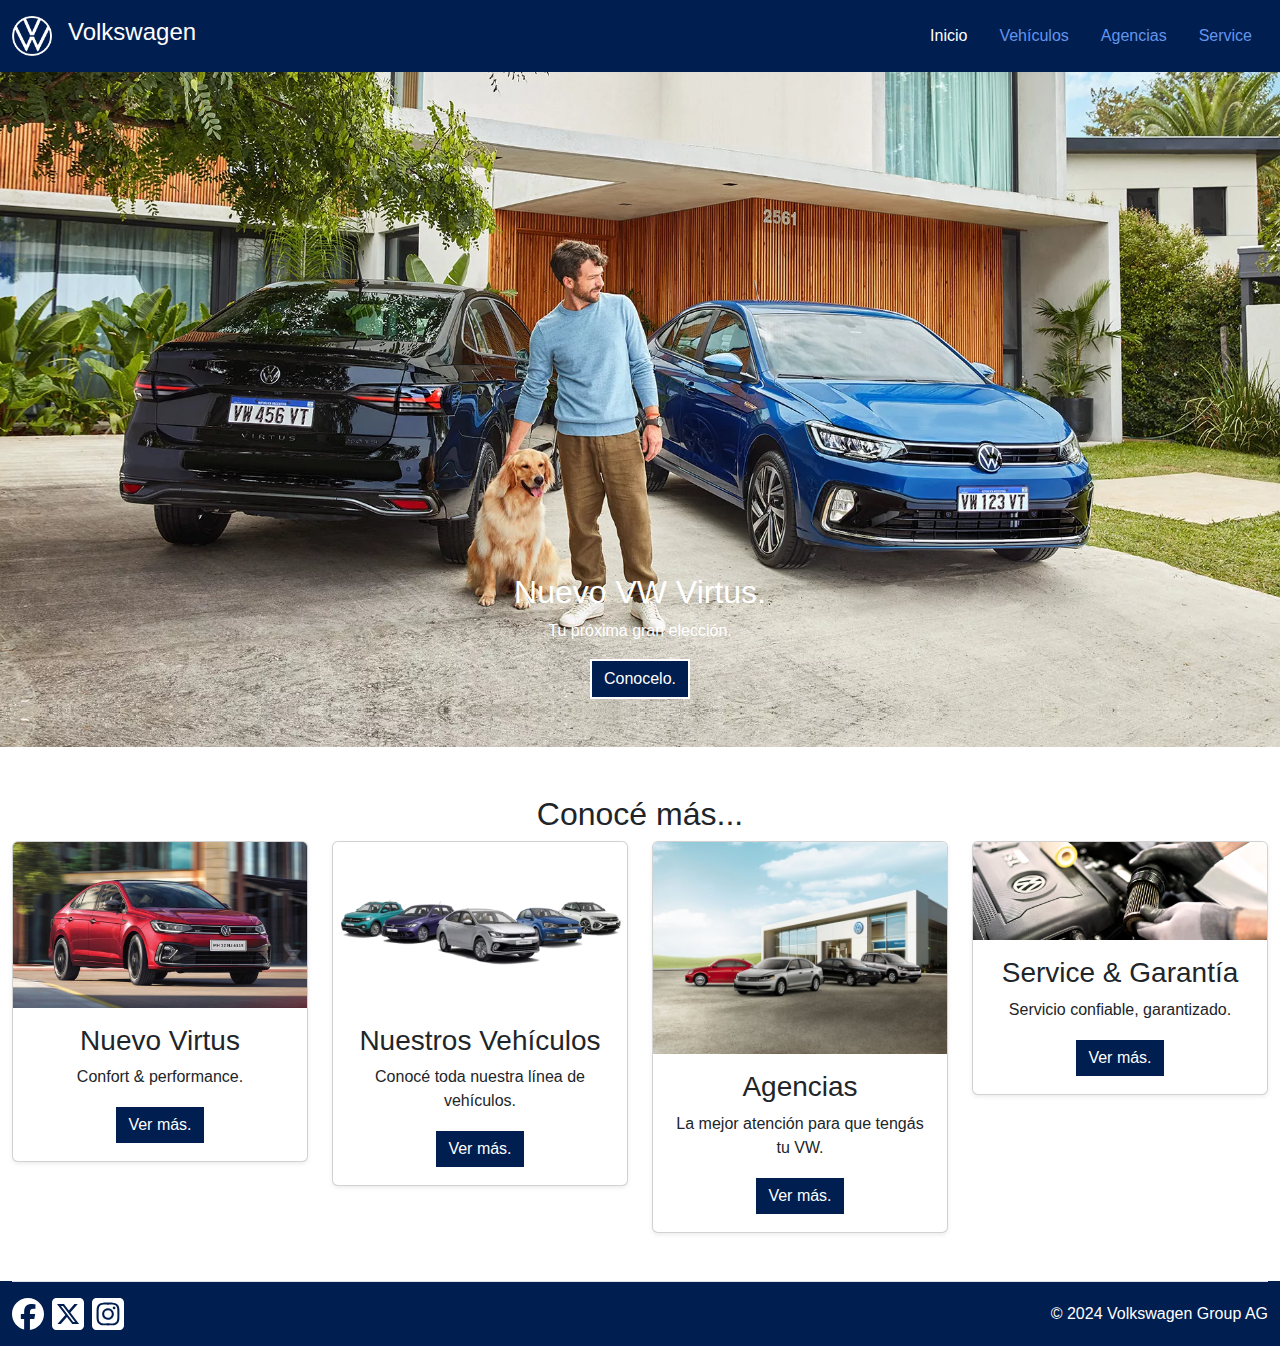
<file: index.html>
<!DOCTYPE html>
<html lang="en">

<head>
    <meta charset="UTF-8">
    <meta name="viewport" content="width=device-width, initial-scale=1.0">
    <meta name="description"
        content="Bienvenido a Volkswagen. Descubre nuestra gama completa de vehículos, servicios, y concesionarios. Vive la experiencia VW con innovación y tecnología." />
    <meta name="keywords"
        content="Volkswagen, coches, autos, vehículos, innovación, tecnología, concesionarios, servicios VW" />
    <link rel="icon" href="./assets/img/favicon.ico" type="image/x-icon" />
    <title>Inicio - Volkswagen. Das Auto.</title>
    <link rel="stylesheet" href="css/bootstrap.css">
    <link rel="stylesheet" href="css/styles.css">

</head>

<body>
    <header class="container-fluid d-flex flex-wrap justify-content-center py-3  headerMain m-0">
        <a href="./index.html" class="d-flex align-items-center mb-3 mb-md-0 me-md-auto blanco nd">
            <img  src="./assets/img/VW-LOGO.png" class="bi me-2 imgLogo">
            <h1 class="ms-2 fs-4">Volkswagen</h1>
        </a>
        <nav>
            <ul class="nav nav-pills">
                <li class="nav-item"><a href="./index.html" class="nav-link active btnNav blanco">Inicio</a></li>
                <li class="nav-item"><a href="./pages/vehicles.html" class="nav-link celeste">Vehículos</a></li>
                <li class="nav-item"><a href="./pages/dealers.html" class="nav-link celeste">Agencias</a></li>
                <li class="nav-item"><a href="./pages/service.html" class="nav-link celeste">Service</a></li>
            </ul>
        </nav>
    </header>

    <main class="container-fluid m-0">
        <div class="row p-0 portadaMain">
            <div class="col d-flex flex-column justify-content-end">
                <div class="mb-5">
                    <h2 class="blanco alinea">Nuevo VW Virtus.</h1>
                     <p class="blanco">Tu próxima gran elección.</p>
                    <a href="pages/virtus.html" class="btn btn-primary btnVw">Conocelo.</a>
                </div>
            </div>
        </div>
        <div class="row">
            <div class="col">
                <h2 class="text-center mb-2 mt-5">Conocé más...</h2>
            </div>
        </div>
        <div class="row">
            <div class="col-xl-3">
                <div class="card shadow-sm">
                    <img src="assets/img/2022-vw-virtus.jpg" class="bd-placeholder-img card-img-top w-100"
                        alt="Vehículo VW rojo andando en la calle">
                    <div class="card-body text-center">
                        <h3>Nuevo Virtus</h3>
                        <p class="card-text">Confort & performance.</p>
                        <a href="pages/virtus.html" class="btn btn-primary btnVw">Ver más.</a>
                    </div>
                </div>
            </div>
            <div class="col-xl-3">
                <div class="card shadow-sm">
                    <img src="assets/img/vw-cars.jpg" class="bd-placeholder-img card-img-top w-100" alt="Vehículo VW rojo andando en la calle">
                    <div class="card-body text-center">
                        <h3>Nuestros Vehículos</h3>
                        <p class="card-text">Conocé toda nuestra línea de vehículos.</p>
                        <a href="pages/vehicles.html" class="btn btn-primary btnVw">Ver más.</a>
                    </div>
                </div>
            </div>
            <div class="col-xl-3">
                <div class="card shadow-sm">
                    <img src="assets/img/vw-agencia.jpg" class="bd-placeholder-img card-img-top w-100" 
                        alt="Agencia Volkswagen - Concesionario oficial con vehiculos">
                    <div class="card-body text-center">
                        <h3>Agencias</h3>
                        <p class="card-text">La mejor atención para que tengás tu VW.</p>
                        <a href="pages/dealers.html" class="btn btn-primary btnVw">Ver más.</a>
                    </div>
                </div>
            </div>
            <div class="col-xl-3">
                <div class="card shadow-sm">
                    <img src="assets/img/vw-service.jpg" class="bd-placeholder-img card-img-top w-100"
                        alt="Ténico reparando un filtro de aceite Volkswagen">
                    <div class="card-body text-center">
                        <h3>Service & Garantía</h3>
                        <p class="card-text">Servicio confiable, garantizado.</p>
                        <a href="./pages/service.html" class="btn btn-primary btnVw">Ver más.</a>
                    </div>
                </div>
            </div>
        </div>
    </main>
    <footer class="container-fluid headerMain mt-5">
        <div class="d-flex flex-wrap justify-content-between align-items-center py-3  border-top">
            <ul class="nav col-md-4 justify-content-start list-unstyled d-flex">
                <li class="d-flex">
                    <a href="https://facebook.com/volkswagen" target="_blank">
                        <img src="assets/img/sns/fb.svg" class="me-2 imgSns">
                    </a>
                </li>
                <li>
                    <a href="https://x.com/volkswagen" target="_blank">
                        <img src="assets/img/sns/x.svg" class="me-2 imgSns">
                    </a>
                </li>
                <li>
                    <a href="https://instagram.com/volkswagen" target="_blank">
                        <img src="assets/img/sns/ig.svg" class="me-2 imgSns">
                    </a>
                </li>
            </ul>
            <div class="col-md-4  align-items-end">
                <p class="mb-3 mb-md-0 blanco text-end">© 2024 Volkswagen Group AG</p>
            </div>
        </div>
    </footer>
    <script src="js/bootstrap.bundle.min.js"></script>
</body>

</html>
</file>
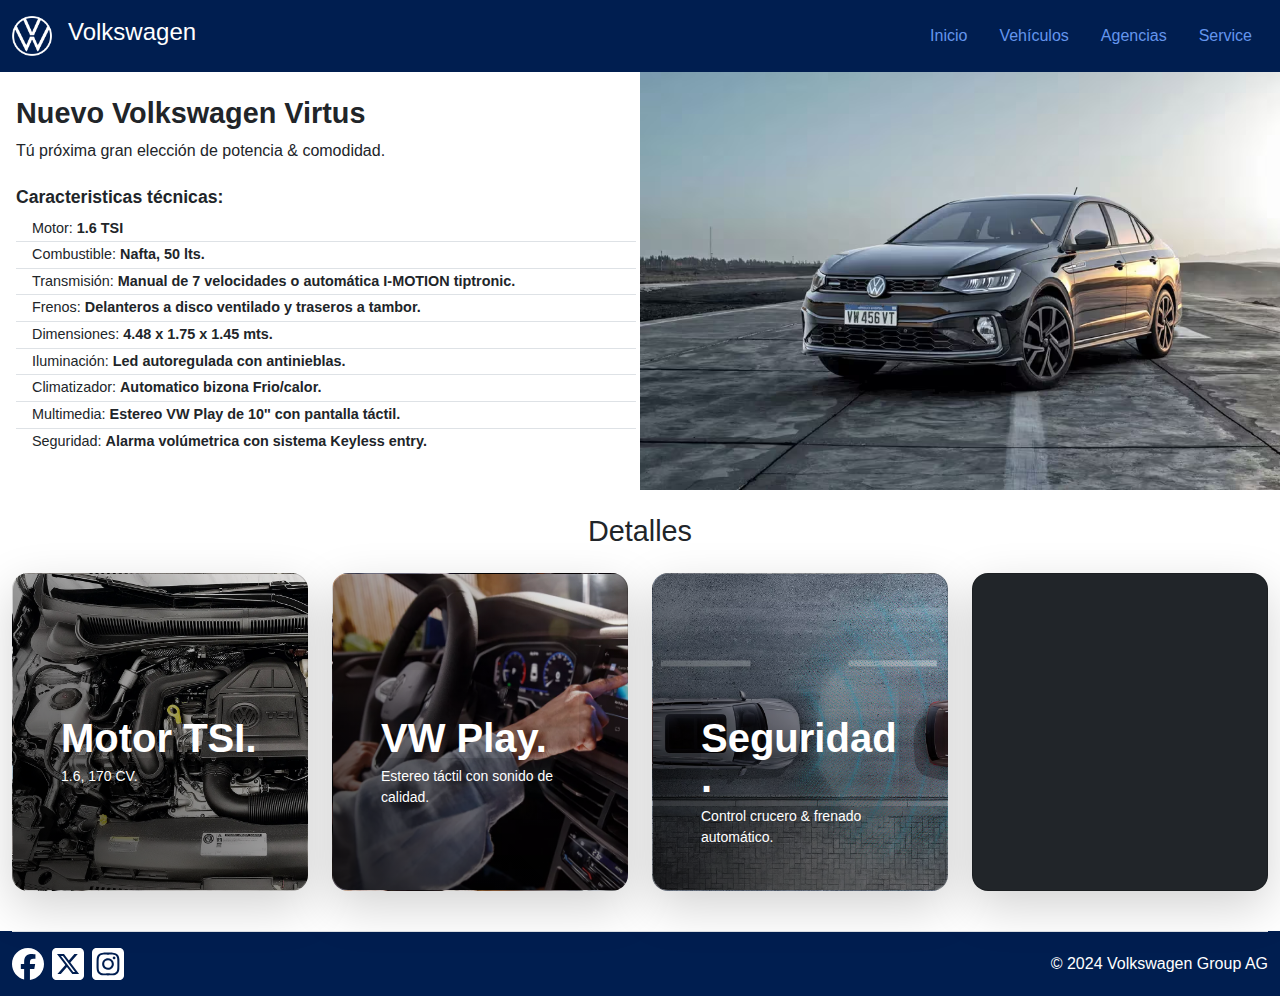
<file: pages/virtus.html>
<!DOCTYPE html>
<html lang="en">

<head>
    <meta charset="UTF-8">
    <meta name="viewport" content="width=device-width, initial-scale=1.0">
    <meta name="description"
        content="Descubre el Volkswagen Virtus. Conoce todas las características, tecnología avanzada y diseño innovador de este sedán elegante." />
    <meta name="keywords"
        content="Volkswagen, VW Virtus, Virtus, sedán, autos VW, características Virtus, tecnología Virtus, diseño Virtus" />
    <link rel="icon" href="../assets/img/favicon.ico" type="image/x-icon" />
    <title>Nuevo Virtus - Volkswagen. Das Auto.</title>
    <link rel="stylesheet" href="../css/bootstrap.css">
    <link rel="stylesheet" href="../css/styles.css">
</head>

<body>
    <header class="container-fluid d-flex flex-wrap justify-content-center py-3  headerMain m-0">
        <a href="../index.html" class="d-flex align-items-center mb-3 mb-md-0 me-md-auto blanco nd">
            <img  src="../assets/img/VW-LOGO.png" class="bi me-2 imgLogo">
            <h1 class="ms-2 fs-4">Volkswagen</h1>
        </a>
        <nav>
            <ul class="nav nav-pills">
                <li class="nav-item"><a href="../index.html" class="nav-link celeste btnNav ">Inicio</a></li>
                <li class="nav-item"><a href="./vehicles.html" class="nav-link celeste btnNav">Vehículos</a>
                </li>
                <li class="nav-item"><a href="./dealers.html" class="nav-link celeste">Agencias</a></li>
                <li class="nav-item"><a href="./service.html" class="nav-link celeste">Service</a></li>
            </ul>
        </nav>
    </header>
    <main class="container-fluid m-0">
        <div class="row">
            <div class="col-xl-6 ps-3 pe-1">
                <h2 class="headingVehicle fw-bold mt-4">Nuevo Volkswagen Virtus</h2>
                <p>Tú próxima gran elección de potencia & comodidad.</p>
                <h2 class="headingVehicleSmall fw-bold mt-4">Caracteristicas técnicas:</h2>
                <ul class="list-group list-group-flush fs-6">
                    <li class="list-group-item listVehicle">Motor: <b>1.6 TSI</b></li>
                    <li class="list-group-item listVehicle">Combustible: <b>Nafta, 50 lts.</b></li>
                    <li class="list-group-item listVehicle">Transmisión: <b>Manual de 7 velocidades o automática
                            I-MOTION tiptronic.</b></li>
                    <li class="list-group-item listVehicle">Frenos: <b>Delanteros a disco ventilado y traseros a
                            tambor.</b></li>
                    <li class="list-group-item listVehicle">Dimensiones: <b>4.48 x 1.75 x 1.45 mts. </b></li>
                    <li class="list-group-item listVehicle">Iluminación: <b>Led autoregulada con antinieblas.</b></li>
                    <li class="list-group-item listVehicle">Climatizador: <b>Automatico bizona Frio/calor.</b></li>
                    <li class="list-group-item listVehicle">Multimedia: <b>Estereo VW Play de 10'' con pantalla
                            táctil.</b></li>
                    <li class="list-group-item listVehicle">Seguridad: <b>Alarma volúmetrica con sistema Keyless
                            entry.</b></li>
                </ul>
            </div>
            <div class="col-xl-6 p-0">
                <img src="../assets/img/virtus.jpg" class="w-100">
            </div>
        </div>
        <div class="row">
            <div class="col">
                <h2 class="headingVehicle text-center pt-4">Detalles</h2>
            </div>
        </div>
        <div class="row">
            <div class="col-xl-3 mt-2">
                <div class="card card-cover h-100 overflow-hidden text-bg-dark rounded-4 shadow-lg mt-2 sombraInt"
                    style="background-image: url('../assets/img/motor.jpg'); background-size: cover;">
                    <div class="d-flex flex-column h-100 p-5 pb-2 text-white text-shadow-1">
                        <h3 class="pt-5 mt-5  display-6 lh-1 fw-bold shadow-lg">Motor TSI.</h3>
                        <small CLASS="mt-0">1.6, 170 CV.</small>
                    </div>
                </div>
            </div>
            <div class="col-xl-3 mt-2">
                <div class="card card-cover h-100 overflow-hidden text-bg-dark rounded-4 shadow-lg mt-2 sombraInt"
                    style="background-image: url('../assets/img/vwplay.jpg'); background-size: cover;">
                    <div class="d-flex flex-column h-100 p-5 pb-2 text-white text-shadow-1">
                        <h3 class="pt-5 mt-5  display-6 lh-1 fw-bold shadow-lg">VW Play.</h3>
                        <small CLASS="mt-0">Estereo táctil con sonido de calidad.</small>
                    </div>
                </div>
            </div>
            <div class="col-xl-3 mt-2">
                <div class="card card-cover h-100 overflow-hidden text-bg-dark rounded-4 shadow-lg mt-2 sombraInt"
                    style="background-image: url('../assets/img/speed.jpg'); background-size: cover;">
                    <div class="d-flex flex-column h-100 p-5 pb-2 text-white text-shadow-1">
                        <h3 class="pt-5 mt-5  display-6 lh-1 fw-bold shadow-lg">Seguridad.</h3>
                        <small CLASS="mt-0">Control crucero & frenado automático.</small>
                    </div>
                </div>
            </div>
            <div class="col-xl-3 mt-2">
                <div class="card card-cover h-100 overflow-hidden text-bg-dark rounded-4 shadow-lg mt-2 ">
                    <iframe height="300em" class="mt-2"
                        src="https://www.youtube.com/embed/xvZp0S3XQuo?si=2BtFiW34l9rjnd09" title="YouTube video player"
                        frameborder="0"
                        allow="accelerometer; autoplay; clipboard-write; encrypted-media; gyroscope; picture-in-picture; web-share"
                        referrerpolicy="strict-origin-when-cross-origin" allowfullscreen=""></iframe>
                </div>
            </div>
        </div>
    </main>
    <footer class="container-fluid headerMain mt-5">
        <div class="d-flex flex-wrap justify-content-between align-items-center py-3  border-top">
            <ul class="nav col-md-4 justify-content-start list-unstyled d-flex">
                <li class="d-flex">
                    <a href="https://facebook.com/volkswagen" target="_blank">
                        <img src="../assets/img/sns/fb.svg" class="me-2 imgSns">
                    </a>
                </li>
                <li>
                    <a href="https://x.com/volkswagen" target="_blank">
                        <img src="../assets/img/sns/x.svg" class="me-2 imgSns">
                    </a>
                </li>
                <li>
                    <a href="https://instagram.com/volkswagen" target="_blank">
                        <img src="../assets/img/sns/ig.svg" class="me-2 imgSns">
                    </a>
                </li>
            </ul>
            <div class="col-md-4  align-items-end">
                <p class="mb-3 mb-md-0 blanco text-end">© 2024 Volkswagen Group AG</p>
            </div>
        </div>
    </footer>
    <script src="../js/bootstrap.bundle.min.js"></script>
</body>

</html>
</file>
<file: css/styles.css>
body {
  font-family: "Noto Sans", sans-serif, sans-serif;
}

.headerMain {
  background-color: #001e50;
}

.blanco {
  color: white;
}

.celeste {
  color: cornflowerblue;
}

.nd {
  text-decoration: none;
}

.btnNav {
  background-color: unset !important;
}

.portadaMain {
  background-image: linear-gradient(to bottom, rgba(0, 0, 0, 0.01), rgba(0, 0, 0, 0.601));
  background-image: url("../assets/img/Home_Virtus.jpg"), linear-gradient(to bottom, rgba(0, 0, 0, 0.01), rgba(0, 0, 0, 0.601));
  background-position: 10%;
  background-repeat: no-repeat;
  background-size: cover;
  text-align: center;
  height: 75vh;
}

.btnVw {
  border-radius: 0;
  border: 2px solid white;
  background-color: #001e50;
}
.btnVw:hover {
  border: 2px solid #001e50;
  color: #001e50;
  background-color: white;
  transform: scale(1.1);
}

.imgSns {
  width: 2em;
  height: auto;
}

.headingVehicle {
  font-size: 1.8em;
}

.headingVehicleSmall {
  font-size: 1.1em;
}

.imgService {
  width: 30vh;
  height: auto;
}

.listVehicle {
  font-size: 0.9em;
  padding-top: 2px;
  padding-bottom: 2px;
}

.imgVehiculo {
  width: 25vw;
  height: auto;
}

.sombraInt {
  position: relative;
  overflow: hidden;
}
.sombraInt::before {
  content: "";
  position: absolute;
  top: 0;
  left: 0;
  width: 100%;
  height: 100%;
  background-image: linear-gradient(to top right, rgba(0, 0, 0, 0.8), rgba(0, 0, 0, 0));
  pointer-events: none;
  z-index: 1;
}
.sombraInt * {
  position: relative;
  z-index: 2;
  transition: opacity 0.3s ease;
}
.sombraInt:hover::before,
.sombraInt:hover * {
  opacity: 0;
}

.imgLogo {
  width: 40px;
  height: 40px;
}

.marcoMapa {
  width: 300px;
  height: 210px;
}/*# sourceMappingURL=main.css.map */
</file>
